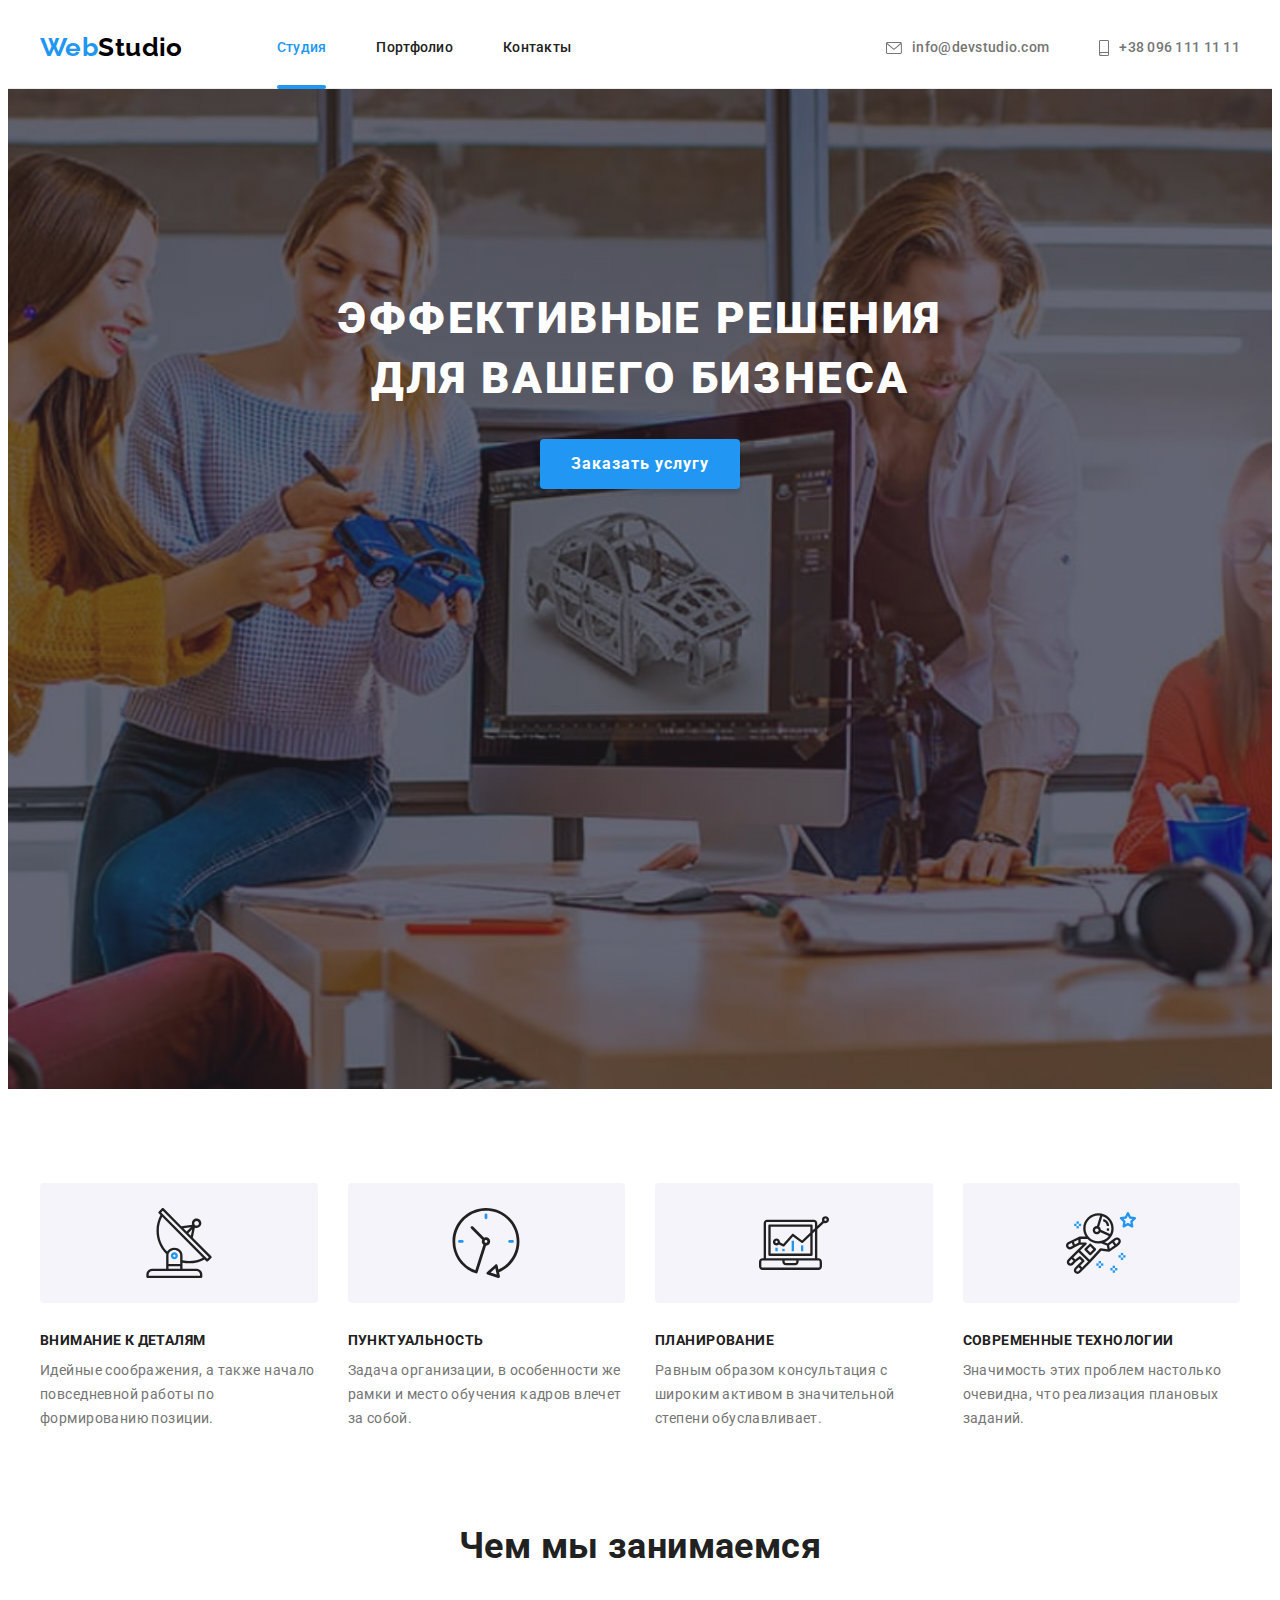
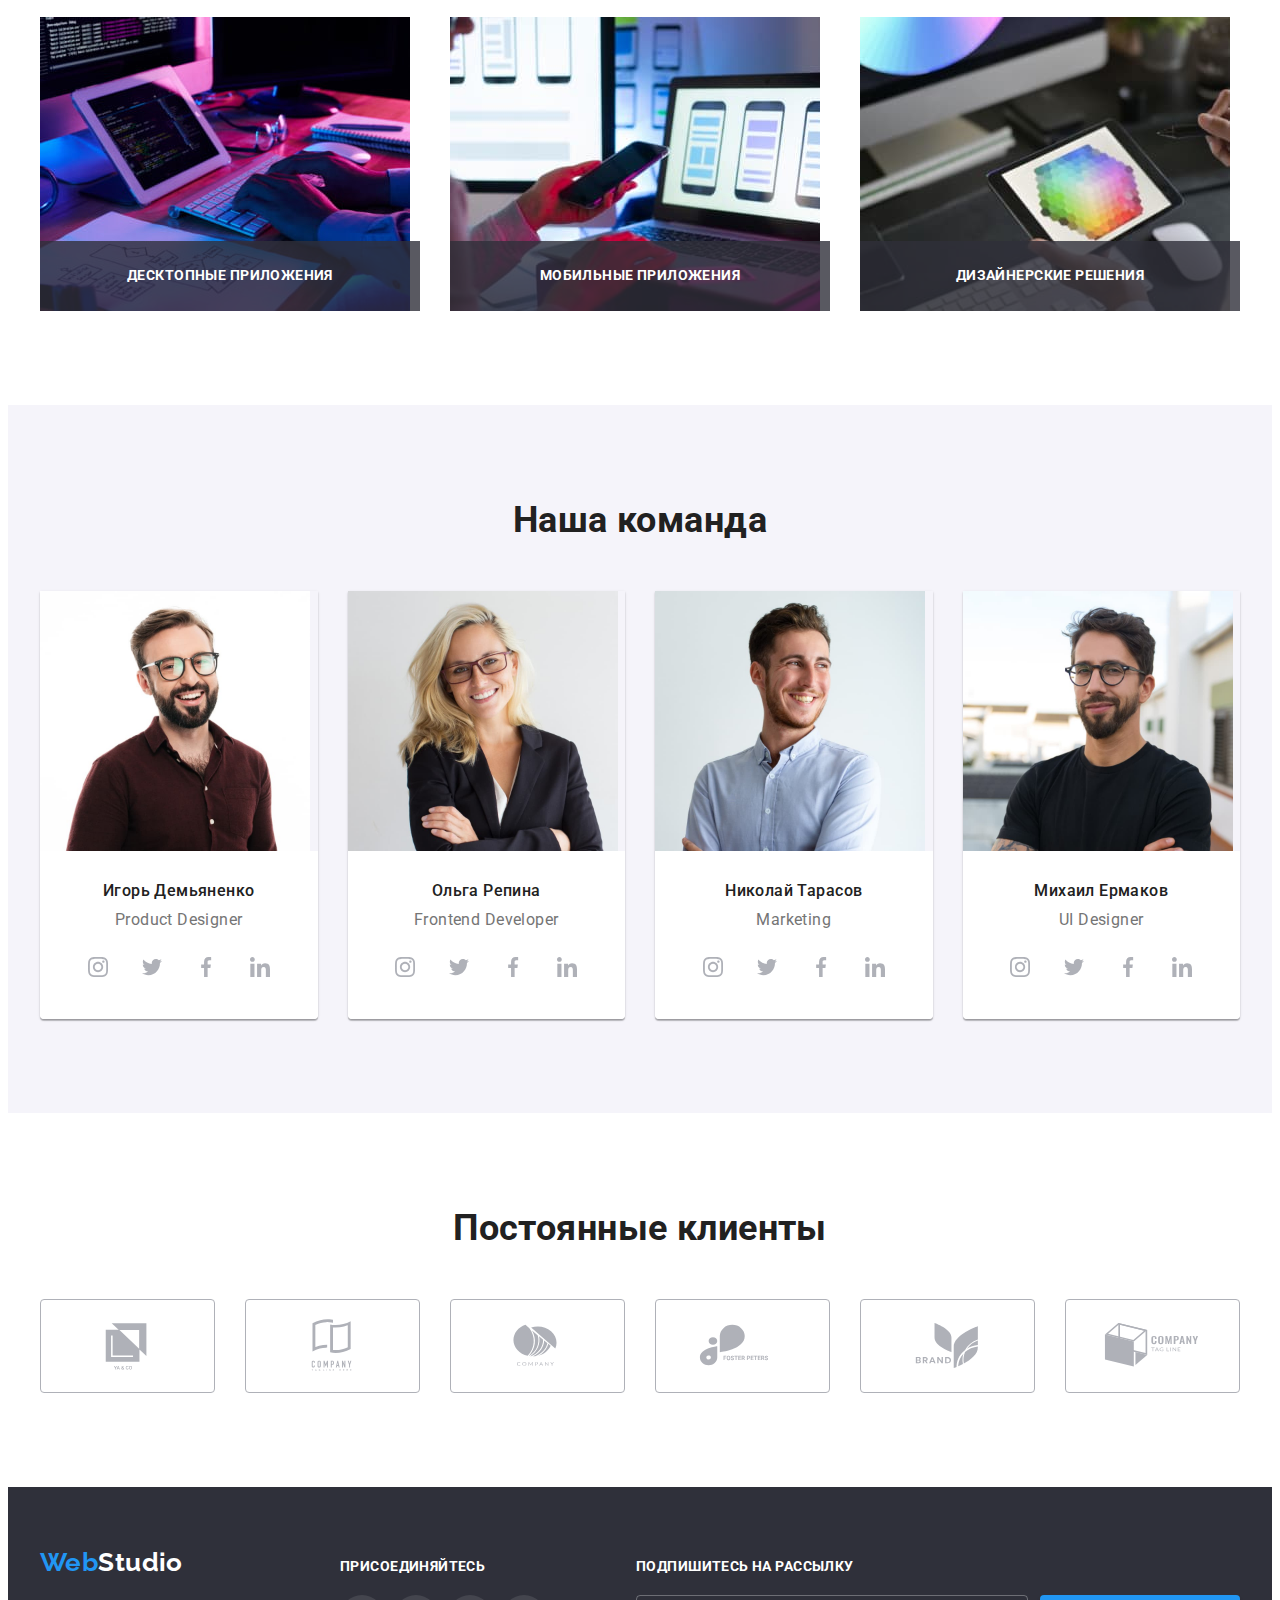
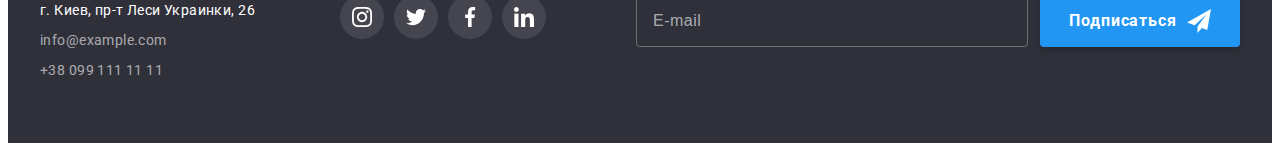
<file: index.html>
<!DOCTYPE html>
<html lang="ru">
  <head>
    <meta charset="UTF-8" />
    <meta http-equiv="X-UA-Compatible" content="IE=edge" />
    <meta name="viewport" content="width=device-width, initial-scale=1.0" />
    <title>WebStudio</title>
    <link rel="preconnect" href="https://fonts.googleapis.com" />
    <link rel="preconnect" href="https://fonts.gstatic.com" crossorigin />
    <link
      href="https://fonts.googleapis.com/css2?family=Raleway:wght@700&family=Roboto:wght@400;500;700;900&display=swap"
      rel="stylesheet"
    />
    <link
      rel="stylesheet"
      href="https://cdnjs.cloudflare.com/ajax/libs/modern-normalize/1.1.0/modern-normalize.min.css"
      integrity="sha512-wpPYUAdjBVSE4KJnH1VR1HeZfpl1ub8YT/NKx4PuQ5NmX2tKuGu6U/JRp5y+Y8XG2tV+wKQpNHVUX03MfMFn9Q=="
      crossorigin="anonymous"
      referrerpolicy="no-referrer"
    />
    <link rel="stylesheet" href="./css/styles.css" />
  </head>
  <body>
    <!-- HEADER SECTION -->
    <header class="header">
      <div class="container header-container">
        <nav class="navigation">
          <a class="logo link" href="./index.html" lang="en"
            >Web<span class="logo-studio">Studio</span></a
          >
          <ul class="site-nav list">
            <li class="site-nav-item">
              <a class="link current" href="./index.html">Студия</a>
            </li>
            <li class="site-nav-item">
              <a class="link" href="./portfolio.html">Портфолио</a>
            </li>
            <li class="site-nav-item"><a class="link" href="">Контакты</a></li>
          </ul>
        </nav>
        <ul class="contacts list">
          <li class="contacts-item">
            <a class="link" href="mailto:info@devstudio.com">
              <svg class="icon" width="16" height="12">
                <use href="./images/icons.svg#envelope"></use>
              </svg>
              info@devstudio.com</a
            >
          </li>
          <li class="contacts-item">
            <a class="link" href="tel:+380961111111">
              <svg class="icon" width="10" height="16">
                <use href="./images/icons.svg#smartphone"></use>
              </svg>
              +38 096 111 11 11</a
            >
          </li>
        </ul>
      </div>
    </header>
    <main>
      <!-- HERO SECTION -->
      <section class="hero overlay">
        <div class="container">
          <h1 class="hero-title">Эффективные решения для вашего бизнеса</h1>
          <button class="button primary" type="button" data-modal-open>
            Заказать услугу
          </button>
        </div>
      </section>
      <!-- FEATURES SECTION -->
      <section class="section features">
        <div class="container">
          <h2 class="section-title visually-hidden">Наши особенности</h2>
          <ul class="feature-list list">
            <li class="item">
              <div class="icon-background">
                <svg class="icon" width="70" height="70">
                  <use href="./images/icons.svg#antenna"></use>
                </svg>
              </div>
              <h3 class="subtitle">Внимание к деталям</h3>
              <p>
                Идейные соображения, а также начало повседневной работы по
                формированию позиции.
              </p>
            </li>
            <li class="item">
              <div class="icon-background">
                <svg class="icon" width="70" height="70">
                  <use href="./images/icons.svg#clock"></use>
                </svg>
              </div>
              <h3 class="subtitle">Пунктуальность</h3>
              <p>
                Задача организации, в особенности же рамки и место обучения
                кадров влечет за собой.
              </p>
            </li>
            <li class="item">
              <div class="icon-background">
                <svg class="icon" width="70" height="70">
                  <use href="./images/icons.svg#diagram"></use>
                </svg>
              </div>
              <h3 class="subtitle">Планирование</h3>
              <p>
                Равным образом консультация с широким активом в значительной
                степени обуславливает.
              </p>
            </li>
            <li class="item">
              <div class="icon-background">
                <svg class="icon" width="70" height="70">
                  <use href="./images/icons.svg#astronaut"></use>
                </svg>
              </div>
              <h3 class="subtitle">Современные технологии</h3>
              <p>
                Значимость этих проблем настолько очевидна, что реализация
                плановых заданий.
              </p>
            </li>
          </ul>
        </div>
      </section>
      <!-- WORK SECTION -->
      <section class="section">
        <div class="container">
          <h2 class="section-title">Чем мы занимаемся</h2>
          <ul class="work-list list">
            <li class="item thumb">
              <img
                src="./images/work-1.jpg"
                alt="Разработчик программирует"
                width="370"
                height="294"
              />
              <div class="label">
                <p class="subtitle">Десктопные приложения</p>
              </div>
            </li>
            <li class="item thumb">
              <img
                src="./images/work-2.jpg"
                alt="Разработчик работает над мобильным приложением"
                width="370"
                height="294"
              />
              <div class="label">
                <p class="subtitle">Мобильные приложения</p>
              </div>
            </li>
            <li class="item thumb">
              <img
                src="./images/work-3.jpg"
                alt="Дизайнер подбирает цветовую палитру"
                width="370"
                height="294"
              />
              <div class="label">
                <p class="subtitle">Дизайнерские решения</p>
              </div>
            </li>
          </ul>
        </div>
      </section>
      <!-- TEAM SECTION -->
      <section class="section team">
        <div class="container">
          <h2 class="section-title">Наша команда</h2>
          <ul class="team-list list">
            <li class="item">
              <img
                src="./images/photo-1.jpg"
                alt="Игорь Демьяненко"
                width="270"
                height="260"
              />
              <div class="team-content-wrapper">
                <h3 class="title">Игорь Демьяненко</h3>
                <p class="position" lang="en">Product Designer</p>
                <ul class="social-list list">
                  <li class="item">
                    <a class="link" href="" aria-label="instagram">
                      <svg class="icon" width="20" height="20">
                        <use href="./images/icons.svg#instagram"></use>
                      </svg>
                    </a>
                  </li>
                  <li class="item">
                    <a class="link" href="" aria-label="twitter">
                      <svg class="icon" width="20" height="20">
                        <use href="./images/icons.svg#twitter"></use>
                      </svg>
                    </a>
                  </li>
                  <li class="item">
                    <a class="link" href="" aria-label="facebook">
                      <svg class="icon" width="20" height="20">
                        <use href="./images/icons.svg#facebook"></use>
                      </svg>
                    </a>
                  </li>
                  <li class="item">
                    <a class="link" href="" aria-label="linkedin">
                      <svg class="icon" width="20" height="20">
                        <use href="./images/icons.svg#linkedin"></use>
                      </svg>
                    </a>
                  </li>
                </ul>
              </div>
            </li>
            <li class="item">
              <img
                src="./images/photo-2.jpg"
                alt="Ольга Репина"
                width="270"
                height="260"
              />
              <div class="team-content-wrapper">
                <h3 class="title">Ольга Репина</h3>
                <p class="position" lang="en">Frontend Developer</p>
                <ul class="social-list list">
                  <li class="item">
                    <a class="link" href="" aria-label="instagram">
                      <svg class="icon" width="20" height="20">
                        <use href="./images/icons.svg#instagram"></use>
                      </svg>
                    </a>
                  </li>
                  <li class="item">
                    <a class="link" href="" aria-label="twitter">
                      <svg class="icon" width="20" height="20">
                        <use href="./images/icons.svg#twitter"></use>
                      </svg>
                    </a>
                  </li>
                  <li class="item">
                    <a class="link" href="" aria-label="facebook">
                      <svg class="icon" width="20" height="20">
                        <use href="./images/icons.svg#facebook"></use>
                      </svg>
                    </a>
                  </li>
                  <li class="item">
                    <a class="link" href="" aria-label="linkedin">
                      <svg class="icon" width="20" height="20">
                        <use href="./images/icons.svg#linkedin"></use>
                      </svg>
                    </a>
                  </li>
                </ul>
              </div>
            </li>
            <li class="item">
              <img
                src="./images/photo-3.jpg"
                alt="Николай Тарасов"
                width="270"
                height="260"
              />
              <div class="team-content-wrapper">
                <h3 class="title">Николай Тарасов</h3>
                <p class="position" lang="en">Marketing</p>
                <ul class="social-list list">
                  <li class="item">
                    <a class="link" href="" aria-label="instagram">
                      <svg class="icon" width="20" height="20">
                        <use href="./images/icons.svg#instagram"></use>
                      </svg>
                    </a>
                  </li>
                  <li class="item">
                    <a class="link" href="" aria-label="twitter">
                      <svg class="icon" width="20" height="20">
                        <use href="./images/icons.svg#twitter"></use>
                      </svg>
                    </a>
                  </li>
                  <li class="item">
                    <a class="link" href="" aria-label="facebook">
                      <svg class="icon" width="20" height="20">
                        <use href="./images/icons.svg#facebook"></use>
                      </svg>
                    </a>
                  </li>
                  <li class="item">
                    <a class="link" href="" aria-label="linkedin">
                      <svg class="icon" width="20" height="20">
                        <use href="./images/icons.svg#linkedin"></use>
                      </svg>
                    </a>
                  </li>
                </ul>
              </div>
            </li>
            <li class="item">
              <img
                src="./images/photo-4.jpg"
                alt="Михаил Ермаков"
                width="270"
                height="260"
              />
              <div class="team-content-wrapper">
                <h3 class="title">Михаил Ермаков</h3>
                <p class="position" lang="en">UI Designer</p>
                <ul class="social-list list">
                  <li class="item">
                    <a class="link" href="" aria-label="instagram">
                      <svg class="icon" width="20" height="20">
                        <use href="./images/icons.svg#instagram"></use>
                      </svg>
                    </a>
                  </li>
                  <li class="item">
                    <a class="link" href="" aria-label="twitter">
                      <svg class="icon" width="20" height="20">
                        <use href="./images/icons.svg#twitter"></use>
                      </svg>
                    </a>
                  </li>
                  <li class="item">
                    <a class="link" href="" aria-label="facebook">
                      <svg class="icon" width="20" height="20">
                        <use href="./images/icons.svg#facebook"></use>
                      </svg>
                    </a>
                  </li>
                  <li class="item">
                    <a class="link" href="" aria-label="linkedin">
                      <svg class="icon" width="20" height="20">
                        <use href="./images/icons.svg#linkedin"></use>
                      </svg>
                    </a>
                  </li>
                </ul>
              </div>
            </li>
          </ul>
        </div>
      </section>
      <!-- CLIENTS SECTION -->
      <section class="section">
        <div class="container">
          <h2 class="section-title">Постоянные клиенты</h2>
          <ul class="clients-list list">
            <li class="item">
              <a class="link" href="" aria-label="Логотип компании №1">
                <svg class="icon" width="106" height="60">
                  <use href="./images/icons.svg#logo-1"></use>
                </svg>
              </a>
            </li>
            <li class="item">
              <a class="link" href="" aria-label="Логотип компании №2">
                <svg class="icon" width="106" height="60">
                  <use href="./images/icons.svg#logo-2"></use>
                </svg>
              </a>
            </li>
            <li class="item">
              <a class="link" href="" aria-label="Логотип компании №3">
                <svg class="icon" width="106" height="60">
                  <use href="./images/icons.svg#logo-3"></use>
                </svg>
              </a>
            </li>
            <li class="item">
              <a class="link" href="" aria-label="Логотип компании №4">
                <svg class="icon" width="106" height="60">
                  <use href="./images/icons.svg#logo-4"></use>
                </svg>
              </a>
            </li>
            <li class="item">
              <a class="link" href="" aria-label="Логотип компании №5">
                <svg class="icon" width="106" height="60">
                  <use href="./images/icons.svg#logo-5"></use>
                </svg>
              </a>
            </li>
            <li class="item">
              <a class="link" href="" aria-label="Логотип компании №6">
                <svg class="icon" width="106" height="60">
                  <use href="./images/icons.svg#logo-6"></use>
                </svg>
              </a>
            </li>
          </ul>
        </div>
      </section>
    </main>
    <!-- FOOTER SECTION -->
    <footer class="footer">
      <div class="container footer-container">
        <div class="left-side-contacts">
          <a class="logo link" href="./index.html" lang="en"
            >Web<span class="logo-studio">Studio</span></a
          >
          <address class="address">
            <ul class="address-list list">
              <li class="address-list-item">
                <a
                  class="link"
                  href="https://goo.gl/maps/qhGqYUwrLDQrgfdt8"
                  target="_blank"
                  >г. Киев, пр-т Леси Украинки, 26</a
                >
              </li>
              <li class="address-list-item">
                <a class="contact link" href="mailto:info@example.com"
                  >info@example.com</a
                >
              </li>
              <li class="address-list-item">
                <a class="contact link" href="tel:+380991111111"
                  >+38 099 111 11 11</a
                >
              </li>
            </ul>
          </address>
        </div>
        <div class="right-side-contacts">
          <p class="subtitle">присоединяйтесь</p>
          <ul class="social-list list">
            <li class="item">
              <a class="link" href="" aria-label="instagram">
                <svg class="icon" width="20" height="20">
                  <use href="./images/icons.svg#instagram"></use>
                </svg>
              </a>
            </li>
            <li class="item">
              <a class="link" href="" aria-label="twitter">
                <svg class="icon" width="20" height="20">
                  <use href="./images/icons.svg#twitter"></use>
                </svg>
              </a>
            </li>
            <li class="item">
              <a class="link" href="" aria-label="facebook">
                <svg class="icon" width="20" height="20">
                  <use href="./images/icons.svg#facebook"></use>
                </svg>
              </a>
            </li>
            <li class="item">
              <a class="link" href="" aria-label="linkedin">
                <svg class="icon" width="20" height="20">
                  <use href="./images/icons.svg#linkedin"></use>
                </svg>
              </a>
            </li>
          </ul>
        </div>
        <div class="subscription">
          <p class="subtitle">Подпишитесь на рассылку</p>
          <form class="subscription-form">
            <input
              class="input"
              type="email"
              name="user_email"
              placeholder="E-mail"
            />
            <button class="button primary" type="submit">
              Подписаться
              <svg class="icon" width="24" height="24">
                <use href="./images/icons.svg#icon-send"></use>
              </svg>
            </button>
          </form>
        </div>
      </div>
    </footer>
    <!-- MODAL -->
    <div class="backdrop is-hidden" data-modal>
      <div class="modal">
        <button class="close-btn" type="button" data-modal-close>
          <svg class="close-icone" width="11" height="11">
            <use href="./images/icons.svg#icon-close"></use>
          </svg>
        </button>
        <b class="call-to-action">Оставьте свои данные, мы вам перезвоним</b>
        <form class="contact-form">
          <label class="field" for="user_name">Имя</label>
          <div class="input-wrapper">
            <input
              class="input"
              type="text"
              name="user_name"
              id="user_name"
              required
            />
            <svg class="form-icon" width="18" height="18">
              <use href="./images/icons.svg#person"></use>
            </svg>
          </div>
          <label class="field" for="tel">Телефон</label>
          <div class="input-wrapper">
            <input
              class="input"
              type="tel"
              name="user_phone"
              id="tel"
              required
            />
            <svg class="form-icon" width="18" height="18">
              <use href="./images/icons.svg#phone"></use>
            </svg>
          </div>
          <label class="field" for="email">Почта</label>
          <div class="input-wrapper">
            <input
              class="input"
              type="email"
              name="user_email"
              id="email"
              required
            />
            <svg class="form-icon" width="18" height="18">
              <use href="./images/icons.svg#email"></use>
            </svg>
          </div>
          <label class="field" for="comment">Комментарий</label>
          <textarea
            class="comment"
            name="user_comment"
            placeholder="Введите текст"
            id="comment"
          ></textarea>
          <div class="checkbox-wrapper">
            <input
              class="checkbox visually-hidden"
              type="checkbox"
              name="accept-policy"
              id="policy-checkbox"
              required
            />
            <label class="checkbox-label" for="policy-checkbox">
              <span class="checkbox-wrapper-check">
                <svg class="checkbox-empty" width="16" height="15">
                  <use href="./images/icons.svg#checkbox-empty"></use>
                </svg>
                <svg class="checkbox-checked" width="16" height="15">
                  <use href="./images/icons.svg#checked"></use>
                </svg>
              </span>
              Соглашаюсь с рассылкой и принимаю&nbsp;
              <a class="link-agreement" href="">Условия договора</a>
            </label>
          </div>
          <button class="button primary form-submit" type="submit">
            Отправить
          </button>
        </form>
      </div>
    </div>
    <script src="./js/modal.js"></script>
  </body>
</html>
</file>
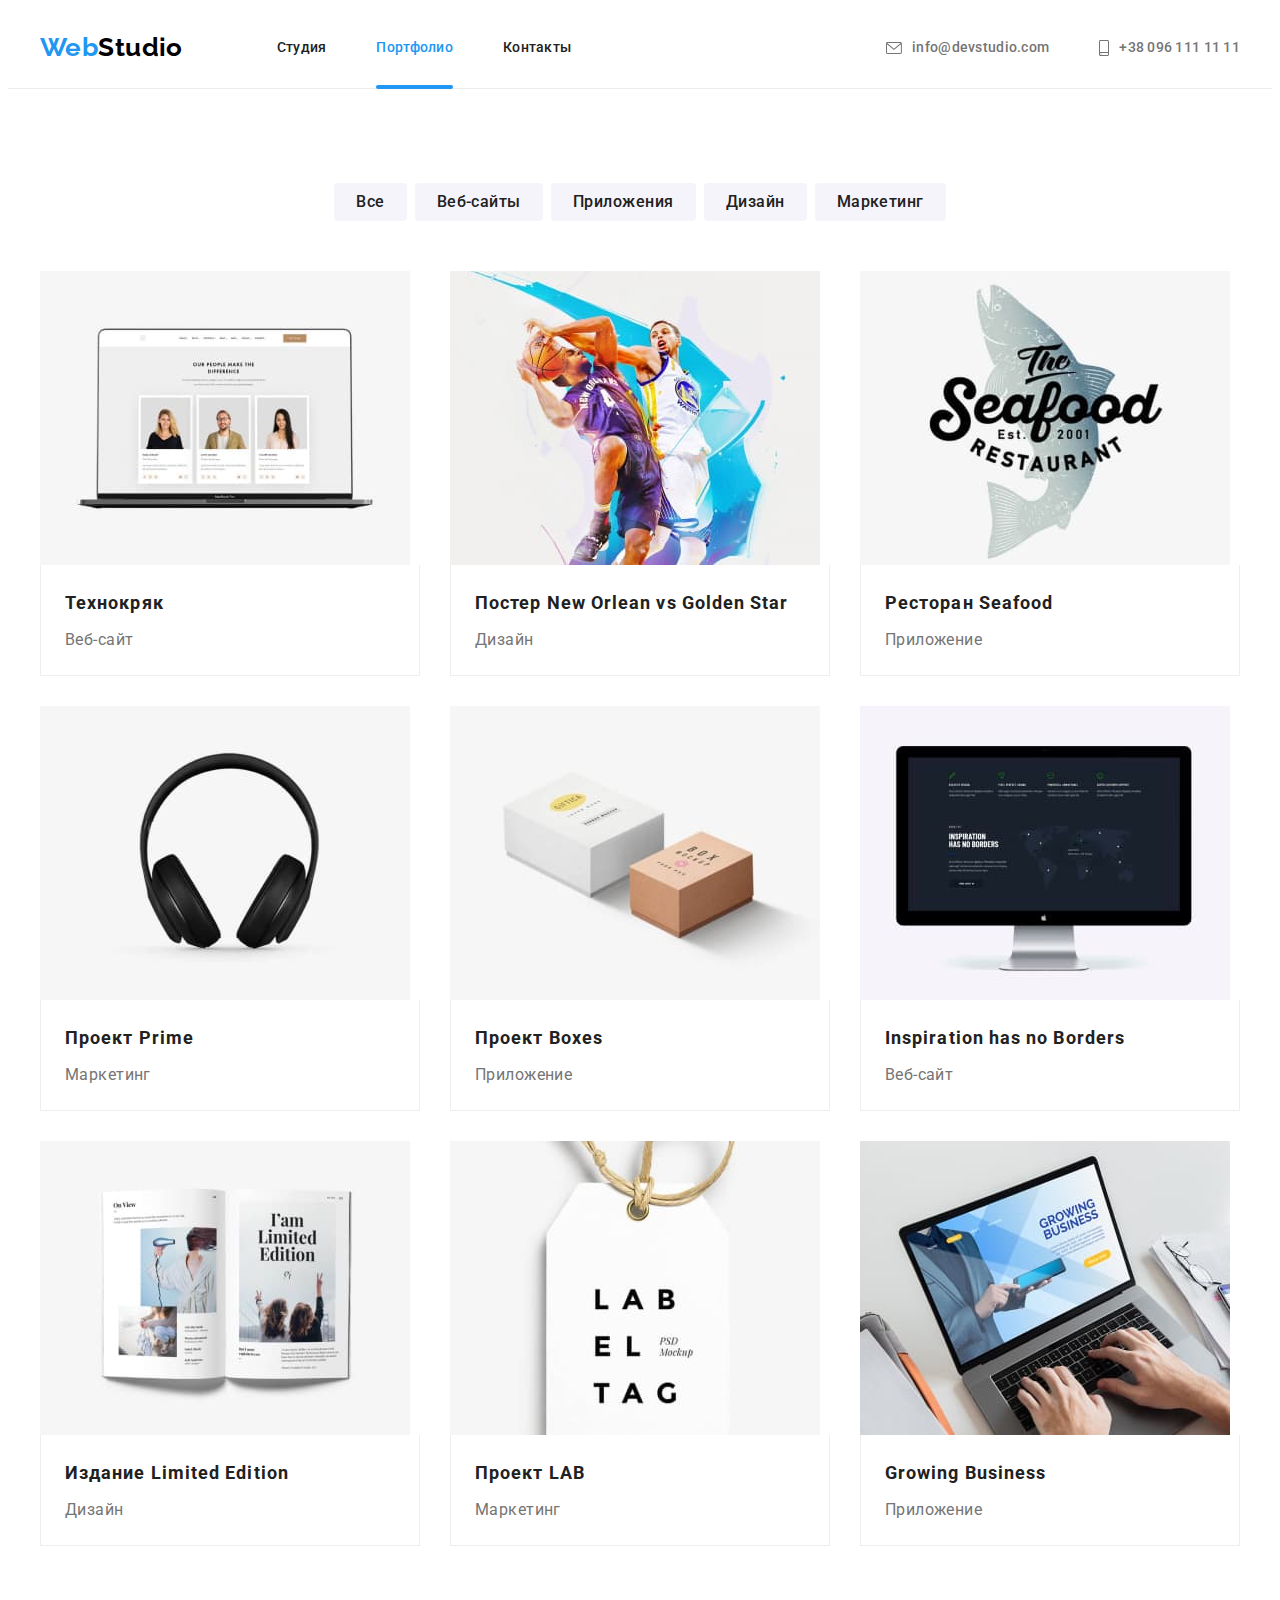
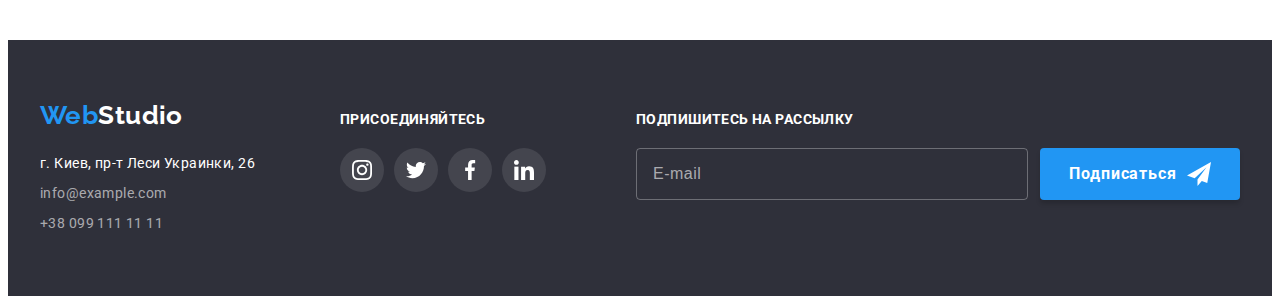
<file: portfolio.html>
<!DOCTYPE html>
<html lang="ru">
  <head>
    <meta charset="UTF-8" />
    <meta http-equiv="X-UA-Compatible" content="IE=edge" />
    <meta name="viewport" content="width=device-width, initial-scale=1.0" />
    <title>WebStudio</title>
    <link rel="preconnect" href="https://fonts.googleapis.com" />
    <link rel="preconnect" href="https://fonts.gstatic.com" crossorigin />
    <link
      href="https://fonts.googleapis.com/css2?family=Raleway:wght@700&family=Roboto:wght@400;500;700;900&display=swap"
      rel="stylesheet"
    />
    <link
      rel="stylesheet"
      href="https://cdnjs.cloudflare.com/ajax/libs/modern-normalize/1.1.0/modern-normalize.min.css"
      integrity="sha512-wpPYUAdjBVSE4KJnH1VR1HeZfpl1ub8YT/NKx4PuQ5NmX2tKuGu6U/JRp5y+Y8XG2tV+wKQpNHVUX03MfMFn9Q=="
      crossorigin="anonymous"
      referrerpolicy="no-referrer"
    />
    <link rel="stylesheet" href="./css/styles.css" />
  </head>
  <body>
    <!-- HEADER SECTION -->
    <header class="header">
      <div class="container header-container">
        <nav class="navigation">
          <a class="logo link" href="./index.html" lang="en"
            >Web<span class="logo-studio">Studio</span></a
          >
          <ul class="site-nav list">
            <li class="site-nav-item">
              <a class="link" href="./index.html">Студия</a>
            </li>
            <li class="site-nav-item">
              <a class="link current" href="./portfolio.html">Портфолио</a>
            </li>
            <li class="site-nav-item"><a class="link" href="">Контакты</a></li>
          </ul>
        </nav>
        <ul class="contacts list">
          <li class="contacts-item">
            <a class="link" href="mailto:info@devstudio.com">
              <svg class="icon" width="16" height="12">
                <use href="./images/icons.svg#envelope"></use>
              </svg>
              info@devstudio.com</a
            >
          </li>
          <li class="contacts-item">
            <a class="link" href="tel:+380961111111">
              <svg class="icon" width="10" height="16">
                <use href="./images/icons.svg#smartphone"></use>
              </svg>
              +38 096 111 11 11</a
            >
          </li>
        </ul>
      </div>
    </header>
    <!-- MAIN SECTION -->
    <main>
      <section class="section">
        <div class="container">
          <h1 class="visually-hidden">Портфолио</h1>
          <ul class="filters-list list">
            <li class="item">
              <button class="button secondary" type="button">Все</button>
            </li>
            <li class="item">
              <button class="button secondary" type="button">Веб-сайты</button>
            </li>
            <li class="item">
              <button class="button secondary" type="button">Приложения</button>
            </li>
            <li class="item">
              <button class="button secondary" type="button">Дизайн</button>
            </li>
            <li class="item">
              <button class="button secondary" type="button">Маркетинг</button>
            </li>
          </ul>
          <ul class="card-set list">
            <li class="item">
              <a class="link" href="">
                <div class="thumb-portfolio">
                  <img
                    src="./images/techno.jpg"
                    alt="Веб-сайт"
                    width="370"
                    height="294"
                  />
                  <p class="overlay-portfolio">
                    Ресурс предлагает комплексные предложения с разным уровнем
                    функционала и сервисов. Все это позволит посетителю получить
                    исчерпывающие сведения о компании или частном лице.
                  </p>
                </div>
                <div class="card-content">
                  <h2 class="project-title">Технокряк</h2>
                  <p class="project-description">Веб-сайт</p>
                </div>
              </a>
            </li>
            <li class="item">
              <a class="link" href="">
                <div class="thumb-portfolio">
                  <img
                    src="./images/new-orlean.jpg"
                    alt="Постер с баскетболистами"
                    width="370"
                    height="294"
                  />
                  <p class="overlay-portfolio">
                    Ресурс предлагает комплексные предложения с разным уровнем
                    функционала и сервисов. Все это позволит посетителю получить
                    исчерпывающие сведения о компании или частном лице. Ресурс
                    предлагает комплексные предложения с разным уровнем
                    функционала и сервисов. Все это позволит посетителю получить
                    исчерпывающие сведения о компании или частном лице.
                  </p>
                </div>
                <div class="card-content">
                  <h2 class="project-title">
                    Постер <span lang="en">New Orlean vs Golden Star</span>
                  </h2>
                  <p class="project-description">Дизайн</p>
                </div>
              </a>
            </li>
            <li class="item">
              <a class="link" href="">
                <div class="thumb-portfolio">
                  <img
                    src="./images/seafood.jpg"
                    alt="Логотип ресторана"
                    width="370"
                    height="294"
                  />
                  <p class="overlay-portfolio">
                    Ресурс предлагает комплексные предложения с разным уровнем
                    функционала и сервисов. Все это позволит посетителю получить
                    исчерпывающие сведения о компании или частном лице.
                  </p>
                </div>
                <div class="card-content">
                  <h2 class="project-title">
                    Ресторан <span lang="en">Seafood</span>
                  </h2>
                  <p class="project-description">Приложение</p>
                </div>
              </a>
            </li>
            <li class="item">
              <a class="link" href="">
                <div class="thumb-portfolio">
                  <img
                    src="./images/prime.jpg"
                    alt="Наушники"
                    width="370"
                    height="294"
                  />
                  <p class="overlay-portfolio">
                    Ресурс предлагает комплексные предложения с разным уровнем
                    функционала и сервисов. Все это позволит посетителю получить
                    исчерпывающие сведения о компании или частном лице.
                  </p>
                </div>
                <div class="card-content">
                  <h2 class="project-title">
                    Проект <span lang="en">Prime</span>
                  </h2>
                  <p class="project-description">Маркетинг</p>
                </div>
              </a>
            </li>
            <li class="item">
              <a class="link" href="">
                <div class="thumb-portfolio">
                  <img
                    src="./images/boxes.jpg"
                    alt="Коробки"
                    width="370"
                    height="294"
                  />
                  <p class="overlay-portfolio">
                    Ресурс предлагает комплексные предложения с разным уровнем
                    функционала и сервисов. Все это позволит посетителю получить
                    исчерпывающие сведения о компании или частном лице.
                  </p>
                </div>
                <div class="card-content">
                  <h2 class="project-title">
                    Проект <span lang="en">Boxes</span>
                  </h2>
                  <p class="project-description">Приложение</p>
                </div>
              </a>
            </li>
            <li class="item">
              <a class="link" href="">
                <div class="thumb-portfolio">
                  <img
                    src="./images/inspiration.jpg"
                    alt="Веб-сайт"
                    width="370"
                    height="294"
                  />
                  <p class="overlay-portfolio">
                    Ресурс предлагает комплексные предложения с разным уровнем
                    функционала и сервисов. Все это позволит посетителю получить
                    исчерпывающие сведения о компании или частном лице.
                  </p>
                </div>
                <div class="card-content">
                  <h2 class="project-title" lang="en">
                    Inspiration has no Borders
                  </h2>
                  <p class="project-description">Веб-сайт</p>
                </div>
              </a>
            </li>
            <li class="item">
              <a class="link" href="">
                <div class="thumb-portfolio">
                  <img
                    src="./images/limited-edition.jpg"
                    alt="Журнал"
                    width="370"
                    height="294"
                  />
                  <p class="overlay-portfolio">
                    Ресурс предлагает комплексные предложения с разным уровнем
                    функционала и сервисов. Все это позволит посетителю получить
                    исчерпывающие сведения о компании или частном лице.
                  </p>
                </div>
                <div class="card-content">
                  <h2 class="project-title">
                    Издание <span lang="en">Limited Edition</span>
                  </h2>
                  <p class="project-description">Дизайн</p>
                </div>
              </a>
            </li>
            <li class="item">
              <a class="link" href="">
                <div class="thumb-portfolio">
                  <img
                    src="./images/lab.jpg"
                    alt="Бирка"
                    width="370"
                    height="294"
                  />
                  <p class="overlay-portfolio">
                    Ресурс предлагает комплексные предложения с разным уровнем
                    функционала и сервисов. Все это позволит посетителю получить
                    исчерпывающие сведения о компании или частном лице.
                  </p>
                </div>
                <div class="card-content">
                  <h2 class="project-title">
                    Проект <span lang="en">LAB</span>
                  </h2>
                  <p class="project-description">Маркетинг</p>
                </div>
              </a>
            </li>
            <li class="item">
              <a class="link" href="">
                <div class="thumb-portfolio">
                  <img
                    src="./images/growing-business.jpg"
                    alt="Юзер работает на ноутбуке"
                    width="370"
                    height="294"
                  />
                  <p class="overlay-portfolio">
                    Ресурс предлагает комплексные предложения с разным уровнем
                    функционала и сервисов. Все это позволит посетителю получить
                    исчерпывающие сведения о компании или частном лице.
                  </p>
                </div>
                <div class="card-content">
                  <h2 class="project-title" lang="en">Growing Business</h2>
                  <p class="project-description">Приложение</p>
                </div>
              </a>
            </li>
          </ul>
        </div>
      </section>
    </main>
    <!-- FOOTER SECTION -->
    <footer class="footer">
      <div class="container footer-container">
        <div class="left-side-contacts">
          <a class="logo link" href="./index.html" lang="en"
            >Web<span class="logo-studio">Studio</span></a
          >
          <address class="address">
            <ul class="address-list list">
              <li class="address-list-item">
                <a
                  class="link"
                  href="https://goo.gl/maps/qhGqYUwrLDQrgfdt8"
                  target="_blank"
                  >г. Киев, пр-т Леси Украинки, 26</a
                >
              </li>
              <li class="address-list-item">
                <a class="contact link" href="mailto:info@example.com"
                  >info@example.com</a
                >
              </li>
              <li class="address-list-item">
                <a class="contact link" href="tel:+380991111111"
                  >+38 099 111 11 11</a
                >
              </li>
            </ul>
          </address>
        </div>
        <div class="right-side-contacts">
          <p class="subtitle">присоединяйтесь</p>
          <ul class="social-list list">
            <li class="item">
              <a class="link" href="" aria-label="instagram">
                <svg class="icon" width="20" height="20">
                  <use href="./images/icons.svg#instagram"></use>
                </svg>
              </a>
            </li>
            <li class="item">
              <a class="link" href="" aria-label="twitter">
                <svg class="icon" width="20" height="20">
                  <use href="./images/icons.svg#twitter"></use>
                </svg>
              </a>
            </li>
            <li class="item">
              <a class="link" href="" aria-label="facebook">
                <svg class="icon" width="20" height="20">
                  <use href="./images/icons.svg#facebook"></use>
                </svg>
              </a>
            </li>
            <li class="item">
              <a class="link" href="" aria-label="linkedin">
                <svg class="icon" width="20" height="20">
                  <use href="./images/icons.svg#linkedin"></use>
                </svg>
              </a>
            </li>
          </ul>
        </div>
        <div class="subscription">
          <p class="subtitle">Подпишитесь на рассылку</p>
          <form class="subscription-form">
            <input
              class="input"
              type="email"
              name="user_email"
              placeholder="E-mail"
            />
            <button class="button primary" type="submit">
              Подписаться
              <svg class="icon" width="24" height="24">
                <use href="./images/icons.svg#icon-send"></use>
              </svg>
            </button>
          </form>
        </div>
      </div>
    </footer>
  </body>
</html>
</file>
<file: css/styles.css>
:root {
  --primary-font-family: "Roboto", sans-serif;
  --secondary-font-family: "Raleway", sans-serif;
  --primary-text-color: #757575;
  --secondary-text-color: #212121;
  --extra-text-color: #ffffff;
  --accent-color: #2196f3;
  --button-primary-hover-focus: #188ce8;
  --primary-bg-color: #ffffff;
  --secondary-bg-color: #f5f4fa;
  --footer-bg-color: #2f303a;
  --logo-primary-color-header: #000000;
  --logo-primary-color-footer: #ffffff;
  --logo-accent-color: #2196f3;
  --contacts-footer-color: rgba(255, 255, 255, 0.6);
  --icon-color: #afb1b8;
  --card-set-gap: 30px;
  --timing-function: cubic-bezier(0.4, 0, 0.2, 1);
  --duration: 250ms;
}

body {
  font-family: var(--primary-font-family);
  font-size: 14px;
  line-height: 1.71;
  letter-spacing: 0.03em;
  background-color: var(--primary-bg-color);
  color: var(--primary-text-color);
}

h1,
h2,
h3,
h4,
h5,
h6,
p {
  margin-top: 0;
  margin-bottom: 0;
}

ul {
  margin-top: 0;
  margin-bottom: 0;
  padding-left: 0;
}

img {
  display: block;
  max-width: 100%;
  height: auto;
}

.list {
  list-style: none;
}

.link {
  text-decoration: none;
}

.container {
  width: 1200px;
  padding-left: 15px;
  padding-right: 15px;
  margin-left: auto;
  margin-right: auto;
}

/* =============== COMPONENTS START =============== */

.section {
  padding-top: 94px;
  padding-bottom: 94px;
}

.section-title {
  margin-bottom: 50px;
  text-align: center;
  font-weight: 700;
  font-size: 36px;
  line-height: 1.17;
  color: var(--secondary-text-color);
}

.subtitle {
  margin-bottom: 10px;
  font-weight: 700;
  font-size: inherit;
  line-height: 1.14;
  text-transform: uppercase;
  color: var(--secondary-text-color);
}

.button {
  border-radius: 4px;
  border: none;
  font-family: inherit;
  font-weight: 700;
  font-size: 16px;
  line-height: 1.88;
  letter-spacing: 0.06em;
  cursor: pointer;
}

.visually-hidden {
  position: absolute;
  width: 1px;
  height: 1px;
  margin: -1px;
  border: 0;
  padding: 0;
  white-space: nowrap;
  clip-path: inset(100%);
  clip: rect(0, 0, 0, 0);
  overflow: hidden;
}

.social-list {
  display: flex;
  justify-content: center;
}

.social-list .item:not(:last-child) {
  margin-right: 10px;
}

.social-list .link {
  display: flex;
  justify-content: center;
  align-items: center;
  width: 44px;
  height: 44px;
  border-radius: 50%;
  color: var(--icon-color);

  transition: background-color var(--duration) var(--timing-function);
}

.social-list .link:hover,
.social-list .link:focus {
  background-color: var(--accent-color);
}

.social-list .icon {
  fill: var(--icon-color);
  transition: fill var(--duration) var(--timing-function);
}

.social-list .link:hover .icon,
.social-list .link:focus .icon {
  fill: var(--extra-text-color);
}

/* =============== COMPONENTS END =============== */
/* =============== HEADER START =============== */

.header {
  border-bottom: 1px solid #ececec;
}

.header-container {
  display: flex;
  align-items: center;
}

.navigation {
  display: flex;
}

.logo-studio {
  color: var(--logo-primary-color-header);
}

.navigation .logo {
  padding-top: 24px;
  padding-bottom: 24px;
  margin-right: 94px;
}

.logo {
  font-family: var(--secondary-font-family);
  font-weight: 700;
  font-size: 26px;
  line-height: 1.19;
  color: var(--logo-accent-color);
}

.site-nav {
  display: flex;
}

.site-nav-item:not(:last-child) {
  margin-right: 50px;
}

.site-nav .link {
  display: block;
  padding-top: 32px;
  padding-bottom: 32px;

  font-weight: 500;
  line-height: 1.14;
  letter-spacing: 0.02em;
  color: var(--secondary-text-color);

  transition: color var(--duration) var(--timing-function);
}

.site-nav .link:hover,
.site-nav .link:focus,
.contacts .link:hover,
.contacts .link:focus {
  color: var(--accent-color);
}

.site-nav .current {
  color: var(--accent-color);
  position: relative;
}

.current::after {
  content: "";

  position: absolute;
  bottom: -1px;
  left: 0;

  display: block;
  width: 100%;
  height: 4px;
  border-radius: 2px;
  background-color: var(--accent-color);

  transition: transform var(--duration) var(--timing-function);
}

.current:hover::after {
  transform: scaleX(0.8);
}

.contacts {
  display: flex;
  align-items: center;
  margin-left: auto;
}

.contacts-item + .contacts-item {
  margin-left: 50px;
}

.contacts .link {
  display: flex;
  align-items: center;
  padding-top: 32px;
  padding-bottom: 32px;

  font-weight: 500;
  line-height: 1.14;
  letter-spacing: 0.02em;
  color: var(--primary-text-color);

  transition: color var(--duration) var(--timing-function);
}

.contacts .link:hover .icon,
.contacts .link:focus .icon {
  fill: var(--accent-color);
}

.contacts .icon {
  margin-right: 10px;
  fill: currentColor;

  transition: fill var(--duration) var(--timing-function);
}

/* =============== HEADER END =============== */
/* =============== HERO START =============== */

.hero {
  padding-top: 200px;
  padding-bottom: 200px;

  text-align: center;
}

.hero-title {
  width: 696px;
  margin-left: auto;
  margin-right: auto;
  margin-bottom: 30px;

  font-weight: 900;
  font-size: 44px;
  line-height: 1.36;
  letter-spacing: 0.06em;
  text-transform: uppercase;
  color: var(--extra-text-color);
}

.button.primary {
  min-width: 200px;
  padding: 10px 20px;
  color: var(--extra-text-color);
  background-color: var(--accent-color);
  box-shadow: 0px 4px 4px rgba(0, 0, 0, 0.15);

  transition: background-color var(--duration) var(--timing-function);
}

.button.primary:hover,
.button.primary:focus {
  background-color: var(--button-primary-hover-focus);
}

.overlay {
  max-width: 1600px;
  min-height: 600px;
  margin-left: auto;
  margin-right: auto;
  background-image: linear-gradient(
      to right,
      rgba(47, 48, 58, 0.4),
      rgba(47, 48, 58, 0.4)
    ),
    url(../images/hero-background.jpg);
  background-position: center;
  background-size: cover;
  background-color: #c4c4c4;
}
/* =============== HERO END =============== */
/* =============== FEATURES START =============== */

.features {
  padding-bottom: 0;
}

.feature-list {
  display: flex;
  flex-wrap: wrap;
}

.feature-list > .item {
  flex-basis: calc((100% - 90px) / 4);
}

.feature-list > .item:not(:nth-child(4n)) {
  margin-right: var(--card-set-gap);
}

.feature-list > .item:not(:nth-last-child(-n + 4)) {
  margin-bottom: var(--card-set-gap);
}

.icon-background {
  display: flex;
  justify-content: center;
  align-items: center;
  margin-bottom: 30px;
  padding-top: 25px;
  padding-bottom: 25px;
  background-color: var(--secondary-bg-color);
  border-radius: 4px;
}

/* =============== FEATURES END =============== */
/* =============== WORK START =============== */

.work-list {
  display: flex;
  flex-wrap: wrap;
}

.work-list > .item {
  flex-basis: calc((100% - 2 * var(--card-set-gap)) / 3);
}

.work-list > .item:not(:nth-child(3n)) {
  margin-right: var(--card-set-gap);
}

.work-list > .item:not(:nth-last-child(-n + 3)) {
  margin-bottom: var(--card-set-gap);
}

.thumb {
  position: relative;
}

.thumb > .label {
  position: absolute;
  left: 0;
  bottom: 0;

  width: 100%;
  padding-top: 27px;
  padding-bottom: 27px;
  text-align: center;

  background-color: rgba(47, 48, 58, 0.8);
}

.label .subtitle {
  color: var(--extra-text-color);
  margin-bottom: 0px;
}

/* =============== WORK END =============== */
/* =============== TEAM START =============== */

.team {
  background-color: var(--secondary-bg-color);
}

.team-list {
  display: flex;
  flex-wrap: wrap;
  margin-left: calc(-1 * var(--card-set-gap));
  margin-top: calc(-1 * var(--card-set-gap));

  font-size: 16px;
  line-height: 1.19;
}

.team-list > .item {
  flex-basis: calc((100% - 4 * var(--card-set-gap)) / 4);
  margin-left: var(--card-set-gap);
  margin-top: var(--card-set-gap);
  border-radius: 0px 0px 4px 4px;
  box-shadow: 0px 1px 3px rgba(0, 0, 0, 0.12), 0px 1px 1px rgba(0, 0, 0, 0.14),
    0px 2px 1px rgba(0, 0, 0, 0.2);
  overflow: hidden;
}

.team-list .title {
  margin-bottom: 10px;

  font-weight: 500;
  font-size: inherit;
  text-align: center;
  color: var(--secondary-text-color);
}

.team-list .position {
  text-align: center;
  margin-bottom: 16px;
}

.team-content-wrapper {
  padding: 30px 32px;

  background-color: var(--primary-bg-color);
}

/* =============== TEAM END =============== */
/* =============== CLIENTS START =============== */

.clients-list {
  display: flex;
  flex-wrap: wrap;
  margin-left: calc(-1 * var(--card-set-gap));
  margin-top: calc(-1 * var(--card-set-gap));
}

.clients-list .item {
  flex-basis: calc((100% - 6 * var(--card-set-gap)) / 6);
  margin-left: var(--card-set-gap);
  margin-top: var(--card-set-gap);
}

.clients-list .link {
  display: flex;
  justify-content: center;
  align-items: center;
  height: 92px;
  border: 1px solid var(--icon-color);
  border-radius: 4px;

  transition: border var(--duration) var(--timing-function);
}

.clients-list .icon {
  fill: var(--icon-color);

  transition: fill var(--duration) var(--timing-function);
}

.clients-list .link:hover .icon,
.clients-list .link:focus .icon {
  fill: var(--accent-color);
}

.clients-list .link:hover,
.clients-list .link:focus {
  border: 1px solid var(--accent-color);
}

/* =============== CLIENTS END =============== */
/* =============== FOOTER START =============== */

.footer {
  padding-top: 60px;
  padding-bottom: 60px;
  background-color: var(--footer-bg-color);
}

.footer-container {
  display: flex;
  align-items: baseline;
}

.left-side-contacts {
  margin-right: 70px;
}

.footer .logo-studio {
  color: var(--logo-primary-color-footer);
}

.address {
  margin-top: 20px;
  width: 230px;
  font-style: normal;
}

.address-list-item:not(:last-child) {
  margin-bottom: 6px;
}

.address-list .link {
  color: var(--extra-text-color);

  transition: color var(--duration) var(--timing-function);
}

.address-list .contact {
  color: var(--contacts-footer-color);
}

.address .link:hover,
.address .link:focus {
  color: var(--accent-color);
}

.right-side-contacts .subtitle,
.subscription .subtitle {
  color: var(--extra-text-color);
  margin-bottom: 20px;
}

.right-side-contacts .social-list {
  justify-content: start;
}

.right-side-contacts .link {
  background-color: rgba(255, 255, 255, 0.1);
}

.right-side-contacts .icon {
  fill: var(--extra-text-color);
}

.subscription {
  margin-left: auto;
}

.subscription-form {
display: flex;
}

.subscription .input {
  display: block;

  width: 358px;
  height: 50px;
  padding: 0px 16px;
  margin-right: 12px;

  border: 1px solid rgba(255, 255, 255, 0.3);
  border-radius: 4px;
  background-color: transparent;
  font-size: 16px;
  line-height: 1.25;
  letter-spacing: 0.03em;
  color: var(--extra-text-color);

  transition: border-color var(--duration) var(--timing-function);
}

.subscription .input::placeholder {
  font-size: 16px;
  line-height: 1.25;
  letter-spacing: 0.03em;
  color: rgba(255, 255, 255, 0.6);
}

.subscription .button.primary {
  display: flex;
  align-items: center;
  justify-content: center;
  
}

.subscription .icon {
  margin-left: 10px;
  fill: var(--primary-bg-color)
}

/* =============== FOOTER END =============== */
/* =============== MODAL START =============== */

.backdrop {
  position: fixed;
  top: 0;
  left: 0;

  width: 100%;
  height: 100%;
  background-color: rgba(0, 0, 0, 0.2);

  opacity: 1;
  transition: opacity var(--duration) var(--timing-function), visibility var(--duration) var(--timing-function);
}

.backdrop.is-hidden {
  opacity: 0;
  pointer-events: none;
  visibility: hidden;
}

.backdrop.is-hidden .modal {
  transform: translate(-50%, -50%) scale(0.9);
}

.modal {
  position: absolute;
  top: 50%;
  left: 50%;
  
  width: 528px;
  height: 580px;
  padding: 40px;

  background: #ffffff;
  box-shadow: 0px 1px 3px rgba(0, 0, 0, 0.12), 0px 1px 1px rgba(0, 0, 0, 0.14),
    0px 2px 1px rgba(0, 0, 0, 0.2);
  border-radius: 4px;

  transform: translate(-50%, -50%) scale(1);
  transition: transform var(--duration) var(--timing-function);
}

.close-btn {
  position: absolute;
  top: 8px;
  right: 8px;

  display: flex;
  justify-content: center;
  align-items: center;
  padding: 0px;

  width: 30px;
  height: 30px;
  background-color: transparent;
  border-radius: 50%;
  border: 1px solid rgba(0, 0, 0, 0.1);
  cursor: pointer;
}

.close-btn:hover .close-icone,
.close-btn:focus .close-icone {
  fill: var(--accent-color);
}

.close-icone {
  fill: #000000;
  transition: fill var(--duration) var(--timing-function);
}

.call-to-action {
  display: block;
  font-size: 20px;
  line-height: 1.15;
  text-align: center;
  margin-bottom: 12px;

  color: var(--secondary-text-color);
}

.contact-form .field {
  display: block;
  margin-bottom: 4px;

  font-size: 12px;
  line-height: 1.17;
  letter-spacing: 0.01em;
  color: #757575;
}

.input-wrapper {
  position: relative;
  margin-bottom: 10px;
}

.contact-form .input {
  width: 100%;
  height: 40px;
  border: 1px solid rgba(33, 33, 33, 0.2);
  border-radius: 4px;
  padding: 0px 12px 0px 42px;

  transition: border-color var(--duration) var(--timing-function);
}

.input:focus,
.comment:focus {
  outline: none;
  border-color: var(--accent-color);
}

.form-icon {
  position: absolute;
  top: 50%;
  left: 12px;

  fill: var(--secondary-text-color);
  transform: translateY(-50%);
  transition: fill var(--duration) var(--timing-function);

}

.contact-form .input:focus + .form-icon {
  fill: var(--accent-color);
}

.comment {
  display: block;
  width: 100%;
  height: 120px;
  padding: 12px 16px;
  margin-bottom: 20px;
  resize: none;
  border: 1px solid rgba(33, 33, 33, 0.2);
  border-radius: 4px;

  transition: border-color var(--duration) var(--timing-function);
}

.comment::placeholder {
  line-height: 1.14;
  letter-spacing: 0.01em;
  color: rgba(117, 117, 117, 0.5);
}

.checkbox-wrapper {
  margin-bottom: 30px;
}

.checkbox-label {
  display: flex;
  justify-content: center;
  cursor: pointer;
}

.checkbox-wrapper-check {
  position: relative;
  display: flex;
  align-items: center;
  margin-right: 8px;
}

.checkbox:checked + .checkbox-label .checkbox-checked {
  opacity: 1;
}
.checkbox:checked+.checkbox-label .checkbox-empty {
  opacity: 0;
}

.checkbox:focus + .checkbox-label .checkbox-empty {
  outline: 1px solid var(--accent-color);
  border-radius: 1px;
}

.checkbox-empty {
  transition: opacity var(--duration) var(--timing-function);
}

.checkbox-checked {
  position: absolute;
  top: 50%;
  left: 0;
  transform: translateY(-50%);
  opacity: 0;

  transition: opacity var(--duration) var(--timing-function);
}

.link-agreement {
  color: var(--accent-color);
}

.form-submit {
  display: block;
  margin: 0 auto;
}

/* =============== MODAL END =============== */
/* =============== PORTFOLIO PAGE START =============== */

.filters-list {
  display: flex;
  flex-wrap: wrap;
  justify-content: center;
  margin-bottom: 50px;
}

.filters-list .item:not(:last-child) {
  margin-right: 8px;
}

.button.secondary {
  padding: 6px 22px;
  font-weight: 500;
  line-height: 1.63;
  letter-spacing: 0.03em;
  color: var(--secondary-text-color);
  background-color: var(--secondary-bg-color);

  transition: background-color var(--duration) var(--timing-function), 
  color var(--duration) var(--timing-function),
  box-shadow var(--duration) var(--timing-function);
}

.button.secondary:hover,
.button.secondary:focus {
  color: var(--extra-text-color);
  background-color: var(--accent-color);
  box-shadow: 0px 3px 1px rgba(0, 0, 0, 0.1), 0px 1px 2px rgba(0, 0, 0, 0.08),
    0px 2px 2px rgba(0, 0, 0, 0.12);
}

.card-set {
  display: flex;
  flex-wrap: wrap;

  margin-left: calc(-1 * var(--card-set-gap));
  margin-top: calc(-1 * var(--card-set-gap));
}

.card-set > .item {
  flex-basis: calc(100% / 3 - var(--card-set-gap));
  margin-left: var(--card-set-gap);
  margin-top: var(--card-set-gap);
}

.card-set .link {
  display: block;

  transition: box-shadow var(--duration) var(--timing-function);
}

.card-set .link:hover,
.card-set .link:focus {
  box-shadow: 0px 1px 1px rgba(0, 0, 0, 0.12), 0px 4px 4px rgba(0, 0, 0, 0.06),
    1px 4px 6px rgba(0, 0, 0, 0.16);
}

.project-title {
  margin-bottom: 4px;

  font-size: 18px;
  font-weight: 700;
  line-height: 2;
  letter-spacing: 0.06em;
  color: var(--secondary-text-color);
}

.project-description {
  font-size: 16px;
  line-height: 1.87;
  color: var(--primary-text-color);
}

.card-content {
  padding: 20px 24px;
  border: 1px solid #eeeeee;
  border-top: none;
}

.thumb-portfolio {
  position: relative;
  overflow: hidden;
}

.overlay-portfolio {
  position: absolute;
  top: 0;
  left: 0;
  
  display: flex;
  align-items: center;
  flex-wrap: wrap;

  width: 100%;
  height: 100%;
  padding: 24px;
  overflow-y: auto;

  font-size: 18px;
  line-height: 1.56;
  background-color: rgba(33, 150, 243, 0.9);
  color: var(--extra-text-color);

  opacity: 0;
  transform: translateY(100%);
  transition: transform var(--duration) var(--timing-function);
}

.card-set .link:hover .overlay-portfolio,
.card-set .link:focus .overlay-portfolio {
  transform: translateY(0);
  opacity: 1;
}

/* =============== PORTFOLIO PAGE END =============== */
</file>
